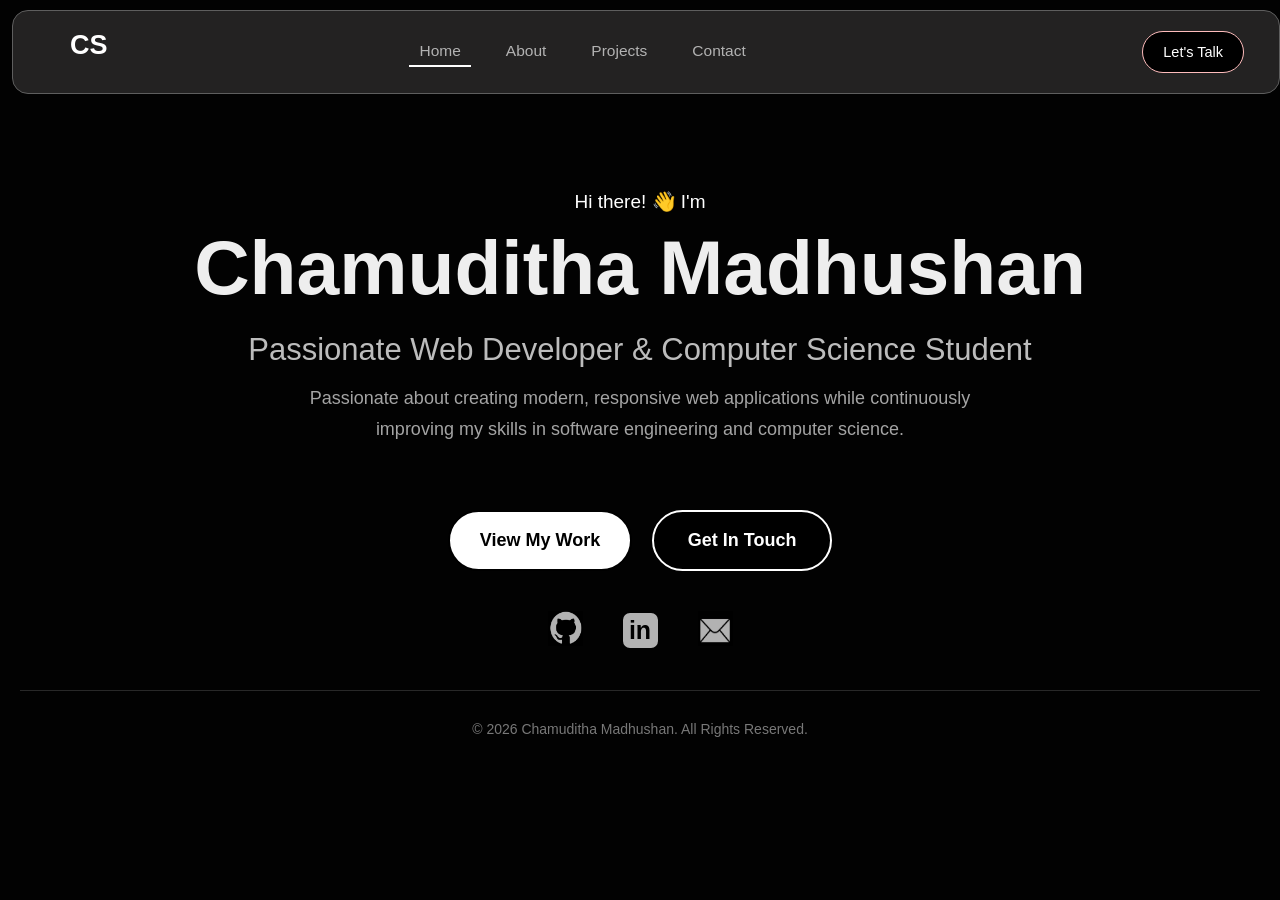
<file: index.html>
<!DOCTYPE html>
<html lang="en">
<head>
  <meta charset="UTF-8">
  <meta name="viewport" content="width=device-width, initial-scale=1.0">
  <title>Chamuditha Madhushan | Portfolio</title>
  <link rel="stylesheet" href="style.css">

</head>

<body class="b1">
  <header>
  <a href="index.html"><p class="cstag">CS</p></a>
  
  <div class="upperdiv">
    <nav>
      <ul class="menu">
        <a href="index.html" class="active"><li>Home</li></a>
        <a href="about.html"><li>About</li></a>
        <a href="projects.html"><li>Projects</li></a>
        <a href="contact.html"><li>Contact</li></a>
      </ul>
    </nav>
    <a href="https://mail.google.com/mail/?view=cm&to=chamudithamadushan54@gmail.com">
      <div class="dtalk">Let's Talk</div>
    </a>
  </div>
  </header>
  <main>
  <div class="myContent">
    <p class="welcome">Hi there! 👋 I'm</p> 
    <h1 class="name">Chamuditha Madhushan</h1>
    <p class="tagline">Passionate Web Developer & Computer Science Student</p>
    <p class="details">Passionate about creating modern, responsive web applications while continuously 
      <span class="span">improving my skills in software engineering and computer science.</span>
    </p>
  </div>

  <div class="cta-buttons">
    <a href="projects.html"><div class="db1"><strong>View My Work</strong></div></a>
    <a href="contact.html"><div class="db2"><strong>Get In Touch</strong></div></a>
  </div>
  </main>
  <footer>
  <div class="social_links">

    <a href="https://github.com/Chamuditha-12">
      <img class="githubl" src="github1.png" alt="GitHub">
    </a>

    <a href="https://www.linkedin.com/in/chamuditha-madhushan-716824208/">
      <div class="lindiv"><p class="linpara">in</p></div>
    </a>

    <a href="https://outlook.live.com/mail/0/">
      <img class="outimg" src="outlook.png" alt="Outlook">
    </a>

  </div>
  <p class="copyright">© 2026 Chamuditha Madhushan. All Rights Reserved.</p>
  </footer>
</body>

</html>
</file>
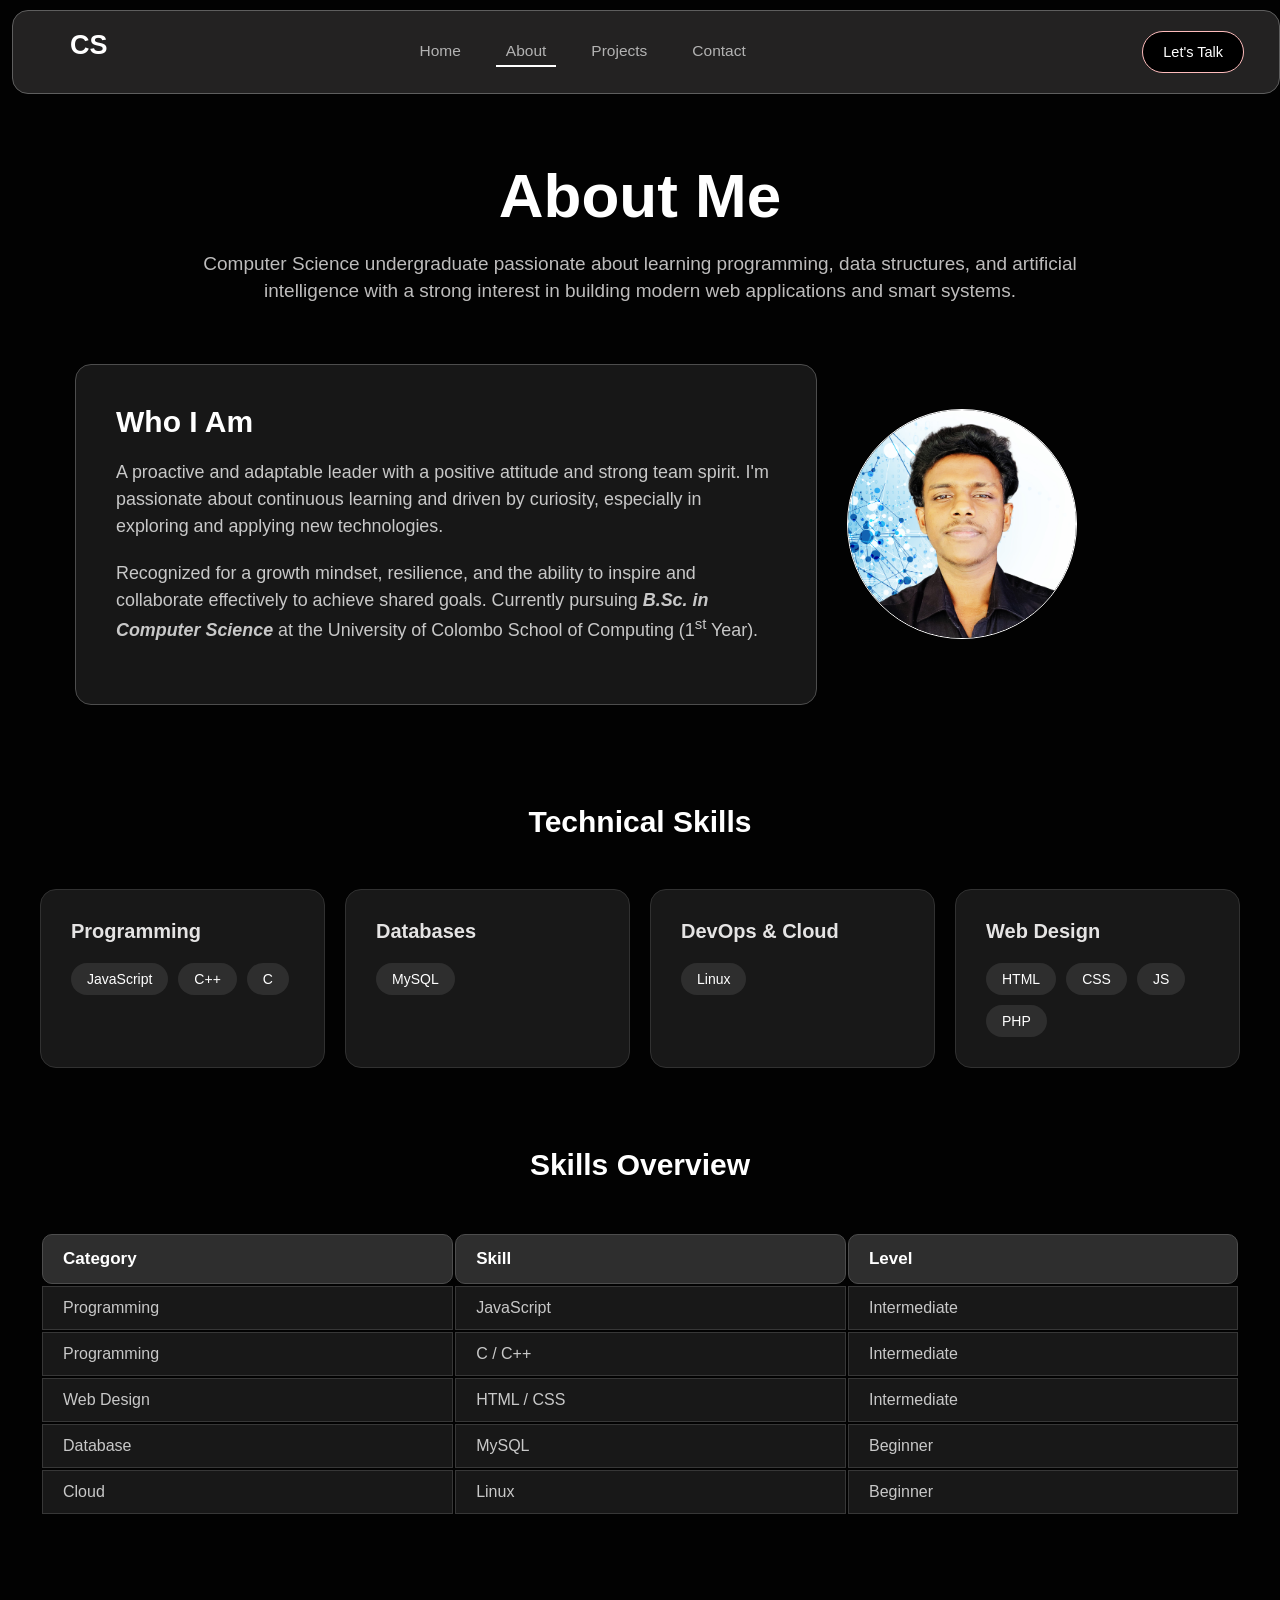
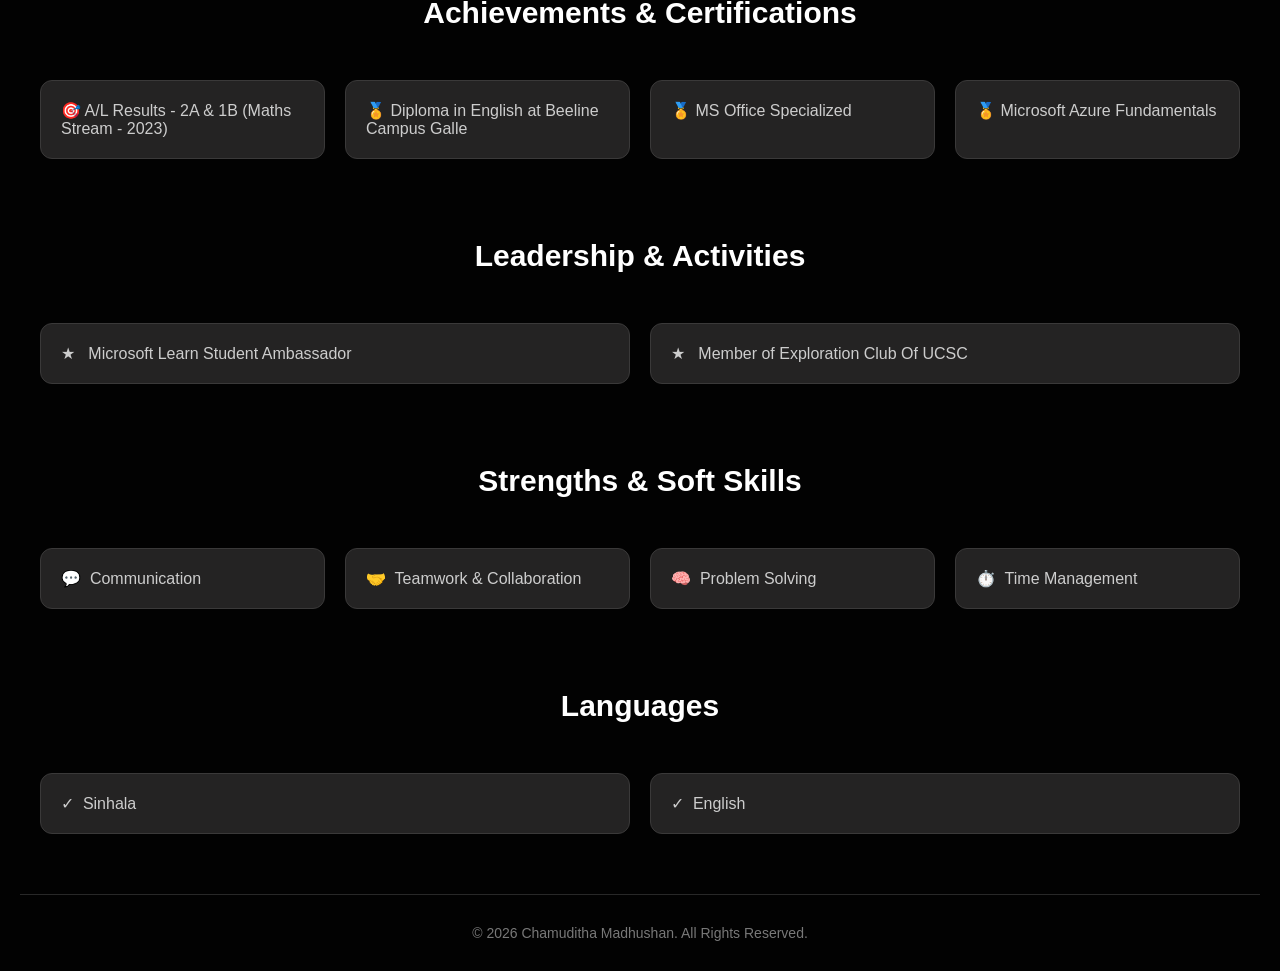
<file: about.html>
<!DOCTYPE html>
<html lang="en">
<head>
   <meta charset="UTF-8">
   <meta name="viewport" content="width=device-width, initial-scale=1.0">
   <title>Chamuditha Madhushan | Portfolio</title>
   <link rel="stylesheet" href="style.css">
   
</head>
<body class="b3">
   <header>
   <a href="index.html"><p class="cstag">CS</p></a>
   <div class="upperdiv">
       <nav>
           <ul class="menu">
              <a href="index.html"><li>Home</li></a>
              <a href="about.html" class="active"><li>About</li></a>
              <a href="projects.html"><li>Projects</li></a>
              <a href="contact.html"><li>Contact</li></a>
           </ul>
       </nav>
       <a href="https://mail.google.com/mail/?view=cm&to=chamudithamadushan54@gmail.com">
           <div class="dtalk">Let's Talk</div>
       </a>
   </div>
   </header>
   <main>
   <div class="about_header">
       <p class="pAbout">About Me</p>
       <p class="pAboutMe">
           Computer Science undergraduate passionate about learning programming, data structures, and 
           artificial intelligence with a strong interest in building modern web applications and smart systems.
       </p>
   </div>

   <div class="about_main">
       <div class="dAbout1">
           <p class="WhoAmI">Who I Am</p>
           <p class="pDes">
               A proactive and adaptable leader with a positive attitude and strong team spirit. I'm passionate about 
               continuous learning and driven by curiosity, especially in exploring and applying new technologies.
           </p>
           <p class="pDes1">
               Recognized for a growth mindset, resilience, and the ability to inspire and collaborate effectively to 
               achieve shared goals. Currently pursuing <strong><em>B.Sc. in Computer Science</em></strong> at the 
               University of Colombo School of Computing (1<sup>st</sup> Year).
           </p>
       </div>
        
       <div class="profile">
           <img class="imgP" src="profile.jpg" alt="Profile Picture">
       </div>

   </div>
   </main>      
   <footer>
   <p class="technical">Technical Skills</p>
    
   <div class="skills_grid">
       <div class="programming">
           <p>Programming</p>
           <div class="skillTags">
               <div class="p1">JavaScript</div>
               <div class="p2">C++</div>
               <div class="p3">C</div>
           </div>
       </div>

       <div class="databases">
           <p>Databases</p>
           <div class="skillTags">
               <div class="d1">MySQL</div>
           </div>
       </div>

       <div class="cloud">
           <p>DevOps & Cloud</p>
           <div class="skillTags">
               <div class="c1">Linux</div>
           </div>
       </div>
        <div class="web">
           <p>Web Design</p>
           <div class="skillTags">
               <div class="w1">HTML</div>
               <div class="w2">CSS</div>
               <div class="w3">JS</div>
               <div class="w4">PHP</div>
           </div>
       </div>
   </div>

<p class="technical">Skills Overview</p>
<div class="tAdjust">

<table class="skills_table">
  <thead>
    <tr>
      <th>Category</th>
      <th>Skill</th>
      <th>Level</th>
    </tr>
  </thead>
  <tbody>
    <tr>
      <td>Programming</td>
      <td>JavaScript</td>
      <td>Intermediate</td>
    </tr>
    <tr>
      <td>Programming</td>
      <td>C / C++</td>
      <td>Intermediate</td>
    </tr>
    <tr>
      <td>Web Design</td>
      <td>HTML / CSS</td>
      <td>Intermediate</td>
    </tr>
    <tr>
      <td>Database</td>
      <td>MySQL</td>
      <td>Beginner</td>
    </tr>
    <tr>
      <td>Cloud</td>
      <td>Linux</td>
      <td>Beginner</td>
    </tr>
  </tbody>
</table>

</div> 
   <p class="certifications">Achievements & Certifications</p>
   <div class="achievement_grid">
       <div class="achi1">🎯 A/L Results - 2A & 1B (Maths Stream - 2023)</div>
       <div class="achi2">🏅 Diploma in English at Beeline Campus Galle</div>
       <div class="achi3">🏅 MS Office Specialized</div>
       <div class="achi4">🏅 Microsoft Azure Fundamentals</div>
   </div>

   <p class="leadership">Leadership & Activities</p>
   <div class="activity_grid">
       <div class="acti1">★ &nbsp; Microsoft Learn Student Ambassador</div>
       <div class="acti2">★ &nbsp; Member of Exploration Club Of UCSC</div>
   </div>

   <p class="soft">Strengths & Soft Skills</p>
   <div class="soft_skills_grid">
       <div class="soft1">💬&nbsp; Communication</div>
       <div class="soft2">🤝&nbsp; Teamwork & Collaboration</div>
       <div class="soft3">🧠&nbsp; Problem Solving</div>
       <div class="soft4">⏱️&nbsp; Time Management</div>
   </div>

   <p class="Langu">Languages</p>
   <div class="language_grid">
       <div class="langu1">✓&nbsp; Sinhala</div>
       <div class="langu2">✓&nbsp; English</div>
   </div>
   <p class="copyright">© 2026 Chamuditha Madhushan. All Rights Reserved.</p>
   </footer>
</body>
</html>
</file>
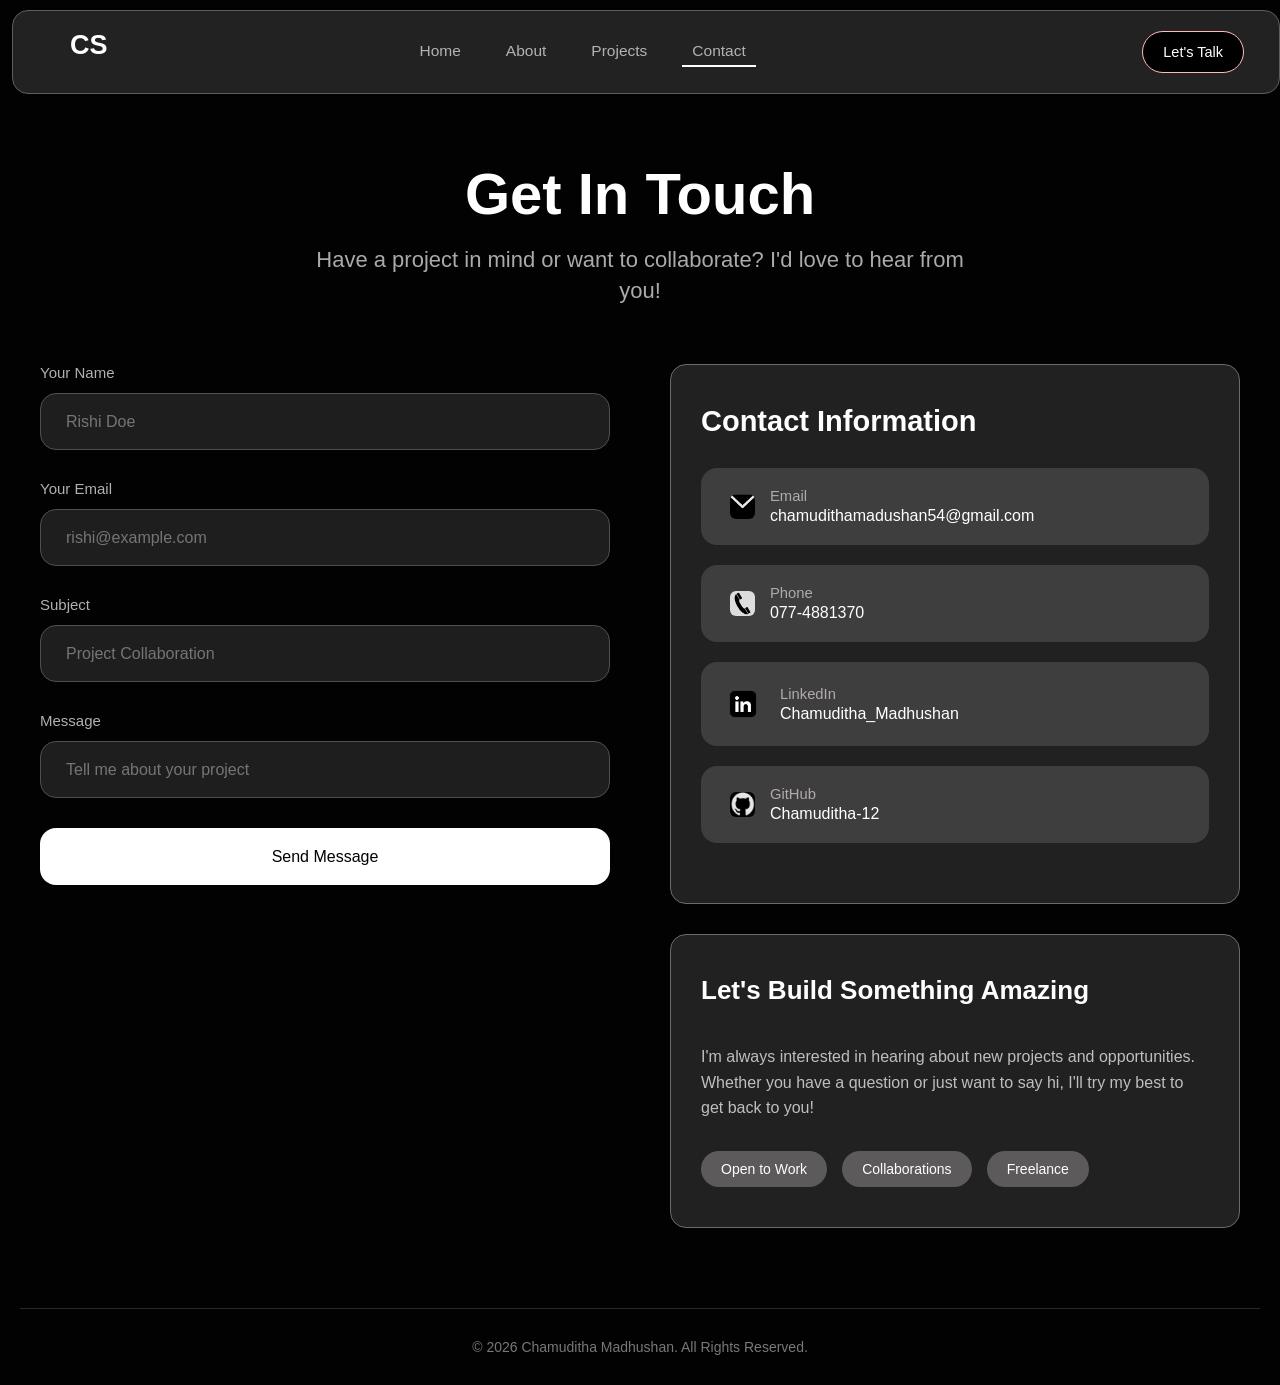
<file: contact.html>
<!DOCTYPE html>
<html lang="en">
<head>
   <meta charset="UTF-8">
   <meta name="viewport" content="width=device-width, initial-scale=1.0">
   <title>Chamuditha Madhushan | Portfolio</title>
   <link rel="stylesheet" href="style.css">
</head>

<body class="bContact">
    <header>
   <a href="index.html"><p class="cstag">CS</p></a>
   <div class="upperdiv">
       <nav>
           <ul class="menu">
               <a href="index.html"><li>Home</li></a>
               <a href="about.html"><li>About</li></a>
               <a href="projects.html"><li>Projects</li></a>
               <a href="contact.html" class="active"><li>Contact</li></a>
           </ul>
       </nav>
       <a href="https://mail.google.com/mail/?view=cm&to=chamudithamadushan54@gmail.com">
           <div class="dtalk">Let's Talk</div>
       </a>
   </div>
   </header>
   <main>
   <div class="contactHeader">
       <h1 class="contacth">Get In Touch</h1>
       <p class="contactde">
           Have a project in mind or want to collaborate? I'd love to hear from <span class="youtext">you!</span>
       </p>
   </div>

   <div class="contact_content">
       <div class="contact_section">
           <form action="https://formspree.io/f/xykddpbd" method="post" >
               <div class="divF1">
                <label for="name">Your Name</label>
                <input type="text" name="name" id="name" placeholder="Rishi Doe" required>
               </div>

               <div class="divF2">
                <label for="email">Your Email</label>
                <input type="email" name="email" id="email" placeholder="rishi@example.com" required>
               </div>

               <div class="divF3">
                <label for="subject">Subject</label>
                <input type="text" name="subject" id="subject" placeholder="Project Collaboration" required>               
               </div>

               <div class="divF4">                    
                <label for="message">Message</label>
                <input type="text" name="message" id="message" placeholder="Tell me about your project" required>
               </div>

               <input class="btn" type="submit"  value="Send Message">
           </form>
       </div>

       <div class="contactInfoSection">
           <div class="condiv">
               <p class="coninfo">Contact Information</p>

               <div class="div1">
                   <img class="imgMail" src="mail.png" alt="Email">
                   <p class="pMail">
                   <span>Email</span><br>
                   <a href="https://mail.google.com/mail/?view=cm&to=chamudithamadushan54@gmail.com">
                     chamudithamadushan54@gmail.com
                   </a>
                   </p>
               </div>

               <div class="div2">
                   <img class="imgPhone" src="phone.png" alt="Phone">
                   <p class="pPhone">
                       <span>Phone</span><br>
                       <a href="tel:+94774881370">077-4881370</a>
                   </p>
               </div>

               <div class="div3">
                   <img class="imgLinkedIn" src="linkedin.png" alt="LinkedIn">
                   <p class="pLinked">
                   <span>LinkedIn</span><br>
                   <a href="https://www.linkedin.com/in/chamuditha-madhushan-716824208/">
                      Chamuditha_Madhushan
                   </a>
                   </p>
               </div>

               <div class="div4">
                   <img class="imgGitHub1" src="github1.png" alt="GitHub">
                   <p class="pGit">
                   <span>GitHub</span><br>
                   <a href="https://github.com/Chamuditha-12">Chamuditha-12</a>
                   </p>
               </div>

           </div>
           <div class="divFinal">
               <p>
                   <span class="spanC1">Let's Build Something Amazing</span><br>
                   <span class="spanC2">
                       I'm always interested in hearing about new projects and opportunities. Whether you have a 
                       question or just want to say hi, I'll try my best to get back to you!
                   </span>
               </p>
               <div class="status_tags">
                   <div class="divSk1">Open to Work</div>
                   <div class="divSk2">Collaborations</div>
                   <div class="divSk3">Freelance</div>
               </div>

           </div>
       </div>
   </div>
   </main>
   <footer>
    <p class="copyright">© 2026 Chamuditha Madhushan. All Rights Reserved.</p>
   </footer>
</body>

</html>
</file>
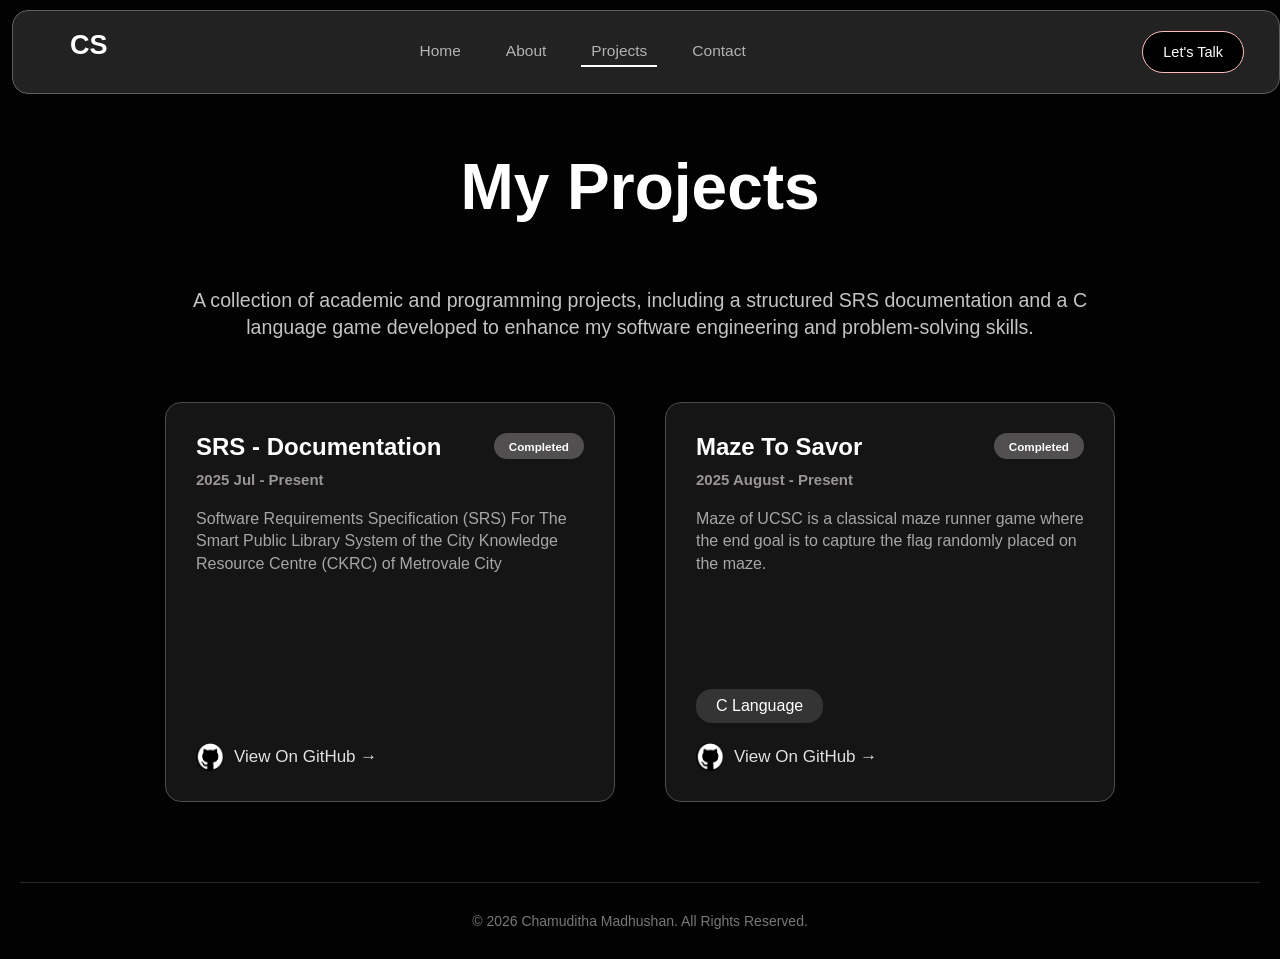
<file: projects.html>
<!DOCTYPE html>
<html lang="en">
<head>
   <meta charset="UTF-8">
   <meta name="viewport" content="width=device-width, initial-scale=1.0">
   <title>Chamuditha Madhushan | Portfolio</title>
   <link rel="stylesheet" href="style.css">
</head>

<body class="b4">
   <header>
   <a href="index.html"><p class="cstag">CS</p></a>

   <div class="upperdiv">
       <nav>
           <ul class="menu">
              <a href="index.html"><li>Home</li></a>
              <a href="about.html"><li>About</li></a>
              <a href="projects.html" class="active"><li>Projects</li></a>
              <a href="contact.html"><li>Contact</li></a>
           </ul>
       </nav>
       <a href="https://mail.google.com/mail/?view=cm&to=chamudithamadushan54@gmail.com">
           <div class="dtalk">Let's Talk</div>
       </a>
   </div>
   </header>
   <main>
   <div class="projectsHeader">
       <p class="pName">My Projects</p>
       <p class="pDes3">
           A collection of academic and programming projects, including a structured SRS documentation and a C language 
           game developed to enhance my software engineering and problem-solving skills.
       </p>
   </div>
   </main>
   <footer>
   <div class="projects_grid">
       <div class="srs">

           <p class="srsP1">
              SRS - Documentation
              <span class="srsD1"><small>Completed</small></span>
           </p>

           <p class="srsP2">2025 Jul - Present</p>
           <p class="srsP3">
              Software Requirements Specification (SRS) For The Smart Public Library System of the City Knowledge 
              Resource Centre (CKRC) of Metrovale City
           </p>
           <a href="https://github.com/Chamuditha-12/SRS-Project" class="projectLink">
              <img class="srsImg" src="github1.png" alt="GitHub">
              <p class="srsP4">View On GitHub →</p>
           </a>
       </div>

       <div class="game">
           <p class="gameP1">
              Maze To Savor
              <span class="gameD1"><small>Completed</small></span>
           </p>

           <p class="gameP2">2025 August - Present</p>

           <p class="gameP3">
              Maze of UCSC is a classical maze runner game where the end goal is to capture the flag randomly 
              placed on the maze.
           </p>

           <p class="gameC">C Language</p>
           <a href="https://github.com/Chamuditha-12/Maze-to-Savor" class="projectLink">
              <img class="gameImg" src="github1.png" alt="GitHub">
              <p class="gameP4">View On GitHub →</p>
           </a>
       </div>

   </div>
   <p class="copyright">© 2026 Chamuditha Madhushan. All Rights Reserved.</p>
</footer>
</body>
</html>
</file>
<file: style.css>
/* common style part ..................................................... */ 
*{
    margin: 0;
    padding: 0;
    box-sizing: border-box;
}

body {
    font-family: 'Inter', -apple-system, BlinkMacSystemFont, sans-serif;
    background-color: rgb(2, 2, 2);
    color: white;
    overflow-x: hidden;
    animation: fadeIn 1s ease-in-out; 
}

.b1, .b3, .b4, .bContact {
    background-color: rgb(2, 2, 2);
    min-height: 100vh;
    padding: 20px;
}

/* navigation bar ....................................................... */
.cstag {
    color: white;
    font-weight: bold;
    font-size: 27px;
    position: fixed;
    top: 30px;
    left: 70px;
    z-index: 100;
    text-decoration: none;
}

.upperdiv {
    position: fixed;
    top: 10px;
    left: 12px;
    right: 0;
    background-color: #232222;
    border: 1px solid rgb(94, 94, 94);
    border-radius: 16px 16px 16px 16px;
    padding: 20px;
    z-index: 99;
    display: flex;
    justify-content: space-between;
    align-items: center;
    max-width: 1500px;
}

nav {
    flex: 1;
    display: flex;
    justify-content: center;
    margin-right: 10px;
}

.menu {
    display: flex;
    list-style: none;
    gap: 25px;
    flex-wrap: wrap;
    justify-content: center;
}

.menu a {
    text-decoration: none;
    color: white;
}

.menu li {
    filter: brightness(0.7);
    font-size: 15.5px;
    padding: 5px 10px;
}

.menu li:hover {
    filter: brightness(1.5);
}

nav a.active {
    border-bottom: 2.8px solid white;
}

.dtalk {
    background-color: rgb(0, 0, 0);
    color: rgb(255, 255, 255);
    border: 0.9px solid rgb(254, 188, 188);
    padding: 12px 20px;
    border-radius: 60px;
    font-size: 14.5px;
    font-weight: 549;
    text-decoration: none;
    transition: transform 0.3s ease;
    white-space: nowrap;
    margin-right: 15px;
}
header a{
    text-decoration:none;
}

.dtalk:hover {
    transform: scale(1.04);
}

/* index.html page(home)  */
.myContent {
    margin-top: 150px;
    text-align: center;
    padding: 20px;
}

.welcome {
    color: white;
    font-size: 19px;
    margin-bottom: 10px;
}

.name {
    font-size: clamp(32px, 6vw, 88px);
    font-weight: bold;
    color: rgb(238, 238, 238);
    margin-bottom: 20px;
}

.tagline {
    color: rgb(188, 188, 188);
    font-size: clamp(18px, 3vw, 31px);
    margin-bottom: 20px;
}

.details {
    color: rgb(164, 164, 164);
    font-size: clamp(14px, 2vw, 18px);
    margin-bottom: 40px;
    max-width: 800px;
    margin-left: auto;
    margin-right: auto;
    font-weight: 500;
}

.span {
    display: block;
    margin-top: 10px;
}

.cta-buttons{
    display: flex;
    gap: 20px;
    justify-content: center;
    flex-wrap: wrap;
    margin: 40px 0;
    margin-top: 10px;
}

.db1, .db2{
    padding: 18px 30px;
    border-radius: 60px;
    font-size: 18px;
    text-decoration: none;
    transition: transform 0.3s ease;
    display: inline-block;
    text-align: center;
    min-width: 180px;
}

.db1 {
    background-color: white;
    color: black;
    border: 2.1px solid black;
}

.db2 {
    background-color: black;
    color: white;
    border: 2.1px solid white;
}

.db1:hover,.db2:hover {
    transform: scale(1.04);
}

.social_links {
    display: flex;
    gap: 40px;
    justify-content: center;
    align-items: center;
    margin-top: 40px;
}
.social_links a{
    text-decoration: none;
}
.githubl,.outimg {
    width: 35px;
    height: 35px;
    filter: brightness(0.7);
    transition: all 0.3s ease;
}

.githubl:hover,.outimg:hover {
    transform: translateY(-8px);
    filter: brightness(2.5);
}

.lindiv {
    border: 2px solid white;
    width: 35px;
    height: 35px;
    background-color: white;
    border-radius: 7px;
    filter: brightness(0.7);
    transition: transform 0.3s ease;
    display: flex;
    align-items: center;
    justify-content: center;
}

.lindiv:hover {
    transform: translateY(-8px);
    filter: brightness(2.0);
}

.linpara {
    color: black;
    font-size: 25px;
    font-weight: 600;
}

/* about.html(about page) .......................................................*/
.about_header {
    margin-top: 120px;
    padding: 20px;
    text-align: center;
}

.pAbout {
    font-size: clamp(36px, 6vw, 62px);
    font-weight: bold;
    margin-bottom: 20px;
}

.pAboutMe {
    color: rgb(189, 188, 188);
    font-size: clamp(14px, 2vw, 19px);
    max-width: 900px;
    margin: 0 auto;
    line-height: 1.4;
}

.about_main {
    display: flex;
    flex-wrap: wrap;
    gap: 30px;
    padding: 40px 55px;
    justify-content: flex-start;
    align-items: flex-start;
}

.dAbout1 {
    background-color: rgb(23, 23, 23);
    border: 1px solid rgb(77, 77, 77);
    border-radius: 16px;
    padding: 40px;
    max-width: 800px;
    flex: 1;
    min-width: 280px;
}

.WhoAmI {
    font-size: clamp(24px, 4vw, 30px);
    font-weight: bold;
    margin-bottom: 20px;
}

.pDes, .pDes1 {
    font-size: clamp(14px, 2vw, 17.9px);
    color: rgb(200, 200, 200);
    line-height: 1.5;
    margin-bottom: 20px;
}

.profile {
    width: 230px;
    height: 230px;
    border-radius: 50%;
    overflow: hidden;
    border: 1px solid white;
    margin-left: auto;
    margin-right: 10vw;    
    margin-top: 3.5vw;
    animation: flipInY 1.5s ease-in-out;
    transform-style: preserve-3d;
    transition: transform 0.8s ease;
}

.profile:hover{
    transform: scale(1.23);
}

.imgP {
    width: 100%;
    height: 100%;
    object-fit: cover;
}

.technical, .certifications, .leadership, .soft, .Langu{
    font-size: clamp(24px, 4vw, 30px);
    font-weight: bold;
    margin: 60px 20px 30px;
    text-align: center;
}

.skills_grid{
    display: grid;
    grid-template-columns: repeat(auto-fit, minmax(280px, 1fr));
    gap: 20px;
    padding: 20px;
    max-width: 1400px;
    margin: 0 auto;
}

.programming, .databases, .cloud, .web {
    background-color: rgb(24, 24, 24);
    border: 1px solid rgb(49, 49, 49);
    border-radius: 16px;
    padding: 30px;
    transition: transform 0.6s ease;
}

.programming:hover, .databases:hover, .cloud:hover, .web:hover {
    transform: scale(1.04);
}

.programming p, .databases p, .cloud p, .web p {
    font-size: 20px;
    font-weight: bold;
    margin-bottom: 20px;
    color: rgb(229, 228, 228);
}

.skillTags {
    display: flex;
    flex-wrap: wrap;
    gap: 10px;
}

.skills_table {
    width: 100%;
    border-collapse: separate;
    color: white;
    font-size: 16px;
    border-radius: 10px;
}
.tAdjust{
    padding: 20px; 
    max-width: 1400px; 
    margin: 0 auto;
}

.skills_table th {
    background-color: rgb(46, 46, 46);
    padding: 14px 20px;
    text-align: left;
    border: 1px solid rgb(77, 77, 77);
    font-size: 17px;
    border-radius: 10px;
}

.skills_table td {
    padding: 12px 20px;
    border: 1px solid rgb(55, 55, 55);
    background-color: rgb(24, 24, 24);
    color: rgb(200, 200, 200);
}

.skills_table tr:hover td {
    background-color: rgb(36, 36, 36);
    transition: background-color 0.3s ease;
}

.p1, .p2, .p3, .d1, .c1, .w1, .w2, .w3, .w4 {
    background-color: rgb(46, 46, 46);
    border-radius: 16px;
    padding: 8px 16px;
    font-size: 14px;
}

.achievement_grid, .activity_grid, .soft_skills_grid, .language_grid {
    display: grid;
    grid-template-columns: repeat(auto-fit, minmax(280px, 1fr));
    gap: 20px;
    padding: 20px;
    max-width: 1400px;
    margin: 0 auto;
}

.achi1, .achi2, .achi3, .achi4, .acti1, .acti2, .soft1, .soft2, .soft3, .soft4, .langu1, .langu2 {
    background-color: rgb(36, 35, 35);
    border: 1px solid rgb(58, 57, 57);
    border-radius: 12px;
    padding: 20px;
    color: rgb(205, 205, 205);
    font-weight: 500;
    transition: transform 0.6s ease;
}

.achi1:hover, .achi2:hover, .achi3:hover, .achi4:hover {
    transform: translateY(-8px);
}

.acti1:hover, .acti2:hover {
    transform: translateY(-8px);
}

/*projects.html(projects page) .........................................................*/
.projectsHeader {
    margin-top: 110px;
    padding: 20px;
    text-align: center;
}

.pName {
    font-size: clamp(36px, 6vw, 64px);
    font-weight: bold;
    margin-bottom: 20px;
}

.pDes3 {
    color: rgb(197, 196, 196);
    font-size: clamp(14px, 2vw, 19.6px);
    max-width: 900px;
    margin: 0 auto;
    line-height: 1.4;
    margin-top: 7vh;
}

.projects_grid {
    display: grid;
    grid-template-columns: repeat(auto-fit, minmax(320px, 450px));
    gap: 50px;
    padding: 40px 20px;
    justify-content: center;
    max-width: 1400px;
    margin: 0 auto;
}

.srs, .game {
    background-color: rgb(21, 21, 21);
    border: 1px solid rgb(77, 77, 77);
    border-radius: 16px;
    padding: 30px;
    min-height: 400px;
    transition: transform 0.5s ease;
    display: flex;
    flex-direction: column;
}

.srs:hover, .game:hover {
    transform: translateY(-8px);
}

.srsP1, .gameP1 {
    font-size: 24px;
    font-weight: bold;
    margin-bottom: 10px;
    display: flex;
    justify-content: space-between;
    align-items: flex-start;
    flex-wrap: wrap;
    gap: 10px;
}

.srsD1, .gameD1 {
    background-color: rgb(81, 79, 79);
    border-radius: 16px;
    padding: 5px 15px;
    font-size: 14px;
    font-weight: bold;
}

.srsP2, .gameP2 {
    color: rgb(155, 149, 149);
    font-size: 15px;
    font-weight: 600;
    margin-bottom: 20px;
}

.srsP3, .gameP3 {
    color: rgb(166, 166, 166);
    font-size: 16px;
    line-height: 1.4;
    margin-bottom: 20px;
    flex: 1;
}

.gameC {
    background-color: rgb(52, 52, 52);
    border-radius: 16px;
    padding: 8px 20px;
    display: inline-block;
    width: fit-content;
    margin-bottom: 20px;
}

.projectLink {
    display: flex;
    align-items: center;
    gap: 10px;
    text-decoration: none;
    color: rgb(224, 224, 224);
    margin-top: auto;
    transition: transform 0.5s ease;
}

.projectLink:hover {
    transform: scale(1.09);
}

.srsImg, .gameImg {
    width: 28px;
    height: 28px;
    border-radius: 50%;
}

.srsP4, .gameP4 {
    font-size: 17px;
}

/*contact.html(contact page) .......................................................*/
.contactHeader {
    margin-top: 120px;
    text-align: center;
    padding: 20px;
}

.contacth {
    font-size: clamp(36px, 6vw, 58px);
    margin-bottom: 20px;
}

.contactde {
    color: rgb(172, 169, 169);
    font-size: clamp(16px, 2vw, 22px);
}

.youtext {
    display: block;
    margin-top: 5px;
}

.contact_content{
    display: grid;
    grid-template-columns: 1fr 1fr;
    gap: 60px;
    padding: 40px 20px;
    max-width: 1400px;
    margin: 0 auto;
    align-items: start;
}

.contact_section form {
    max-width: 600px;
    margin: 0 auto;
}

.divF1, .divF2, .divF3, .divF4 {
    margin-bottom: 30px;
}

.divF1 label, .divF2 label, .divF3 label, .divF4 label {
    color: rgb(178, 176, 176);
    font-size: 15px;
    display: block;
    margin-bottom: 12px;
}

.divF1 input, .divF2 input, .divF3 input, .divF4 input {
    width: 100%;
    height: 57px;
    border-radius: 16px;
    border: 1px solid rgb(79, 79, 79);
    background-color: rgb(31, 30, 30);
    font-size: 16px;
    color: white;
    padding: 0 25px;
    font-family: 'Inter', sans-serif;
    transition: transform 0.3s ease;
}

.divF1 input:hover, .divF2 input:hover, .divF3 input:hover, .divF4 input:hover {
    transform: scale(1.02);
}

.btn {
    background-color: white;
    width: 100%;
    height: 57px;
    border-radius: 16px;
    font-size: 16px;
    font-weight: 500;
    border: none;
    cursor: pointer;
    transition: transform 0.5s ease;
}

.btn:hover {
    transform: scale(1.02);
}

.contactInfoSection {
    display: flex;
    flex-direction: column;
    gap: 30px;
}

.condiv {
    background-color: rgb(33, 33, 33);
    border: 1px solid rgb(107, 107, 107);
    border-radius: 16px;
    padding: 40px 30px;
}

.coninfo {
    font-size: clamp(24px, 4vw, 29px);
    font-weight: bold;
    margin-bottom: 30px;
}

.div1, .div2, .div3, .div4 {
    background-color: rgb(63, 62, 62);
    border-radius: 16px;
    padding: 20px;
    margin-bottom: 20px;
    display: flex;
    align-items: center;
    gap: 15px;
    transition: transform 0.5s ease;
}

.div1:hover, .div2:hover, .div3:hover, .div4:hover {
    transform: translateX(13px);
    filter: brightness(1.2);
}

.imgMail, .imgPhone, .imgGitHub1 {
    width: 25px;
    height: 25px;
    filter: brightness(0.9);
    border-radius: 6px;
    flex-shrink: 0;
    margin-left: 0.7vw;
}

.imgLinkedIn {
    width: 44px;
    height: 44px;
}

.pMail, .pPhone, .pLinked, .pGit {
    font-size: 16px;
}

.pMail span, .pPhone span, .pLinked span, .pGit span {
    color: rgb(177, 170, 170);
    font-size: 14.8px;
    display: block;
    margin-bottom: -15px;
}

.pMail a, .pPhone a, .pLinked a, .pGit a {
    color: white;
    text-decoration: none;
    word-break: break-word;
    margin-bottom: 6vh;
}

.divFinal {
    background-color: rgb(33, 33, 33);
    border: 1px solid rgb(107, 107, 107);
    border-radius: 16px;
    padding: 40px 30px;
}

.spanC1 {
    font-size: clamp(20px, 4vw, 26px);
    font-weight: bold;
    display: block;
    margin-bottom: 20px;
}

.spanC2 {
    font-size: clamp(14px, 2vw, 16px);
    color: rgb(192, 191, 191);
    line-height: 1.6;
    font-weight: 500;
    display: block;
    margin-bottom: 30px;
}

.status_tags {
    display: flex;
    flex-wrap: wrap;
    gap: 15px;
}

.divSk1, .divSk2, .divSk3 {
    background-color: rgb(92, 90, 90);
    color: white;
    border-radius: 22px;
    padding: 10px 20px;
    font-size: 14px;
}
.copyright{
    text-align: center;
    color: rgb(120, 120, 120);
    font-size: 14px;
    padding: 30px 20px 10px;
    border-top: 1px solid rgb(40, 40, 40);
    margin-top: 40px;
}

/*media queries for devices .........................................................*/ 

/* for tablets*/
@media screen and (max-width: 1024px) {
    .upperdiv {
        flex-direction: column;
        gap: 15px;
    }
    
    .cstag {
        position: static;
        margin-bottom: 10px;
    }
    
    .menu {
        gap: 15px;
    }
    
    .social_links {
        gap: 25px;
    }
}

/*mobiles*/
@media screen and (max-width: 768px) {
    .upperdiv {
        padding: 15px;
    }
    
    .menu {
        flex-direction: column;
        align-items: center;
        gap: 10px;
    }
    
    .menu li {
        font-size: 14px;
    }
    
    .dtalk {
        padding: 10px 18px;
        font-size: 13px;
    }
    
    .myContent{
        margin-top: 180px;
    }
    
    .cta-buttons {
        flex-direction: column;
        align-items: center;
    }
    
    .db1, .db2 {
        width: 100%;
        max-width: 250px;
    }
    
    .social_links {
        gap: 20px;
    }
    
    .about_main {
        flex-direction: column;
        align-items: center;
        padding: 40px 20px;  
    }
    
    .dAbout1 {
        padding: 25px;
        width: 100%;
    }
    
    .profile {
        width: 160px;
        height: 160px;
        margin: 0 auto;           
        margin-bottom: 30px;      
        margin-top:13vh;
        position: relative;  
    }
    
    .skills_grid, .achievement_grid, .activity_grid, .soft_skills_grid, .language_grid {
        grid-template-columns: 1fr;
    }
    
    .projects_grid {
        grid-template-columns: 1fr;
    }
    
    .contact_content{
        grid-template-columns: 1fr;
        gap: 40px;
    }
    
    .div1,.div2, .div3, .div4 {
        flex-direction: column;
        text-align: center;
    }
    
    .div1:hover, .div2:hover, .div3:hover, .div4:hover {
        transform: translateY(-8px);
    }
}

/*small screen mobiles ...................................................................*/
@media screen and (max-width: 480px) {
    body {
        padding: 10px;
    }
    
    .upperdiv {
        border-radius: 12px;
    }
    
    .name {
        font-size: 32px;
    }
    
    .tagline {
        font-size: 18px;
    }
    
    .details {
        font-size: 14px;
    }
    
    .cta-buttons {
        gap: 15px;
    }
    
    .db1, .db2 {
        font-size: 16px;
        padding: 15px 25px;
    }
    
    .social_links {
        gap: 15px;
    }
    
    .githubl, .outimg {
        width: 30px;
        height: 30px;
    }
    
    .lindiv {
        width: 30px;
        height: 30px;
    }
    
    .dAbout1 {
        padding: 20px;
    }
    
    .condiv, .divFinal {
        padding: 25px 20px;
    }
    
    .status_tags {
        justify-content: center;
    }
}

/*lanscape type .........................................................................*/
@media screen and (max-height: 600px) and (orientation: landscape) {
    .myContent{
        margin-top: 120px;
    }
    
    .name {
        font-size: 48px;
    }
}

/* animation parts .......................................................................*/
@keyframes flipInY {
    0% {
        transform: perspective(600px) rotateY(90deg);
        opacity: 0;
    }
    40% {
        transform: perspective(600px) rotateY(-20deg);
        opacity: 1;
    }
    60% {
        transform: perspective(600px) rotateY(10deg);
    }
    80% {
        transform: perspective(600px) rotateY(-5deg);
    }
    100% {
        transform: perspective(600px) rotateY(0deg);
        opacity: 1;
    }
}

@keyframes fadeIn {
    0% {
        opacity: 0;
    }
    100% {
        opacity: 1;
    }
}
</file>
